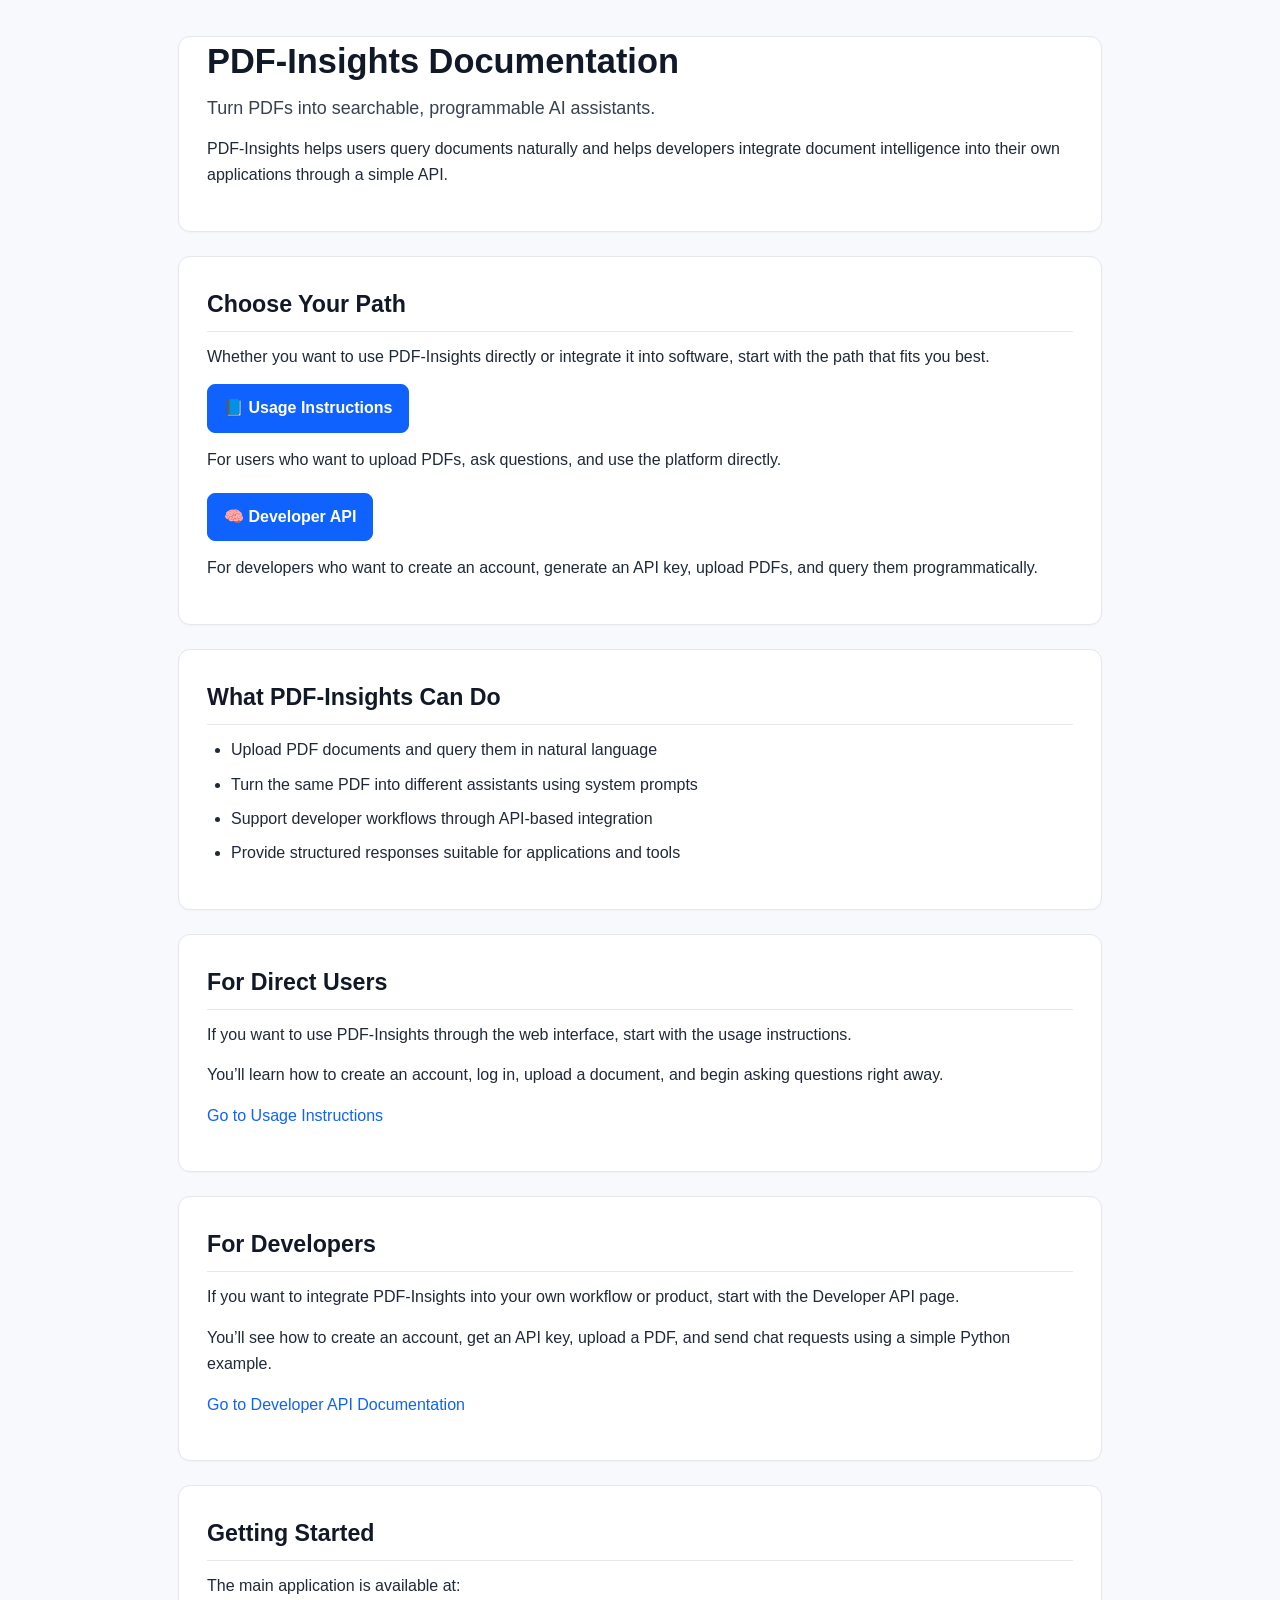
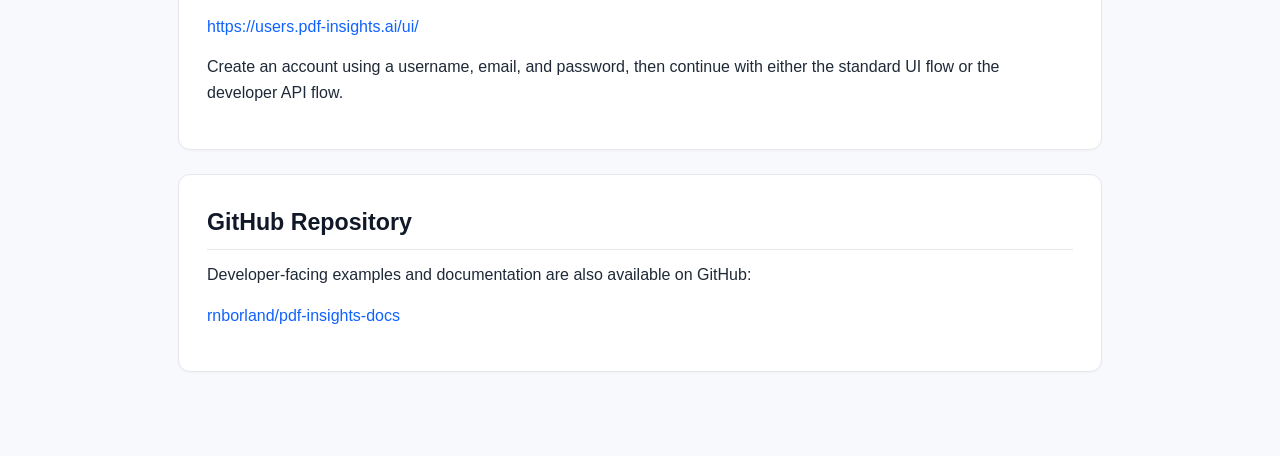
<file: index.html>
<!DOCTYPE html>
<html lang="en">
<head>
  <meta charset="UTF-8" />
  <meta name="viewport" content="width=device-width, initial-scale=1.0" />
  <title>PDF-Insights Documentation</title>
  <link rel="stylesheet" href="style.css" />
</head>
<body>
  <main class="content">
    <section class="hero">
      <h1>PDF-Insights Documentation</h1>
      <p class="subtitle">
        Turn PDFs into searchable, programmable AI assistants.
      </p>
      <p>
        PDF-Insights helps users query documents naturally and helps developers integrate document intelligence into their own applications through a simple API.
      </p>
    </section>

    <section>
      <h2>Choose Your Path</h2>
      <p>
        Whether you want to use PDF-Insights directly or integrate it into software, start with the path that fits you best.
      </p>

      <p>
        <a class="button-link" href="instructions.html">📘 Usage Instructions</a>
      </p>
      <p>
        For users who want to upload PDFs, ask questions, and use the platform directly.
      </p>

      <p style="margin-top: 20px;">
        <a class="button-link" href="developers.html">🧠 Developer API</a>
      </p>
      <p>
        For developers who want to create an account, generate an API key, upload PDFs, and query them programmatically.
      </p>
    </section>

    <section>
      <h2>What PDF-Insights Can Do</h2>
      <ul>
        <li>Upload PDF documents and query them in natural language</li>
        <li>Turn the same PDF into different assistants using system prompts</li>
        <li>Support developer workflows through API-based integration</li>
        <li>Provide structured responses suitable for applications and tools</li>
      </ul>
    </section>

    <section>
      <h2>For Direct Users</h2>
      <p>
        If you want to use PDF-Insights through the web interface, start with the usage instructions.
      </p>
      <p>
        You’ll learn how to create an account, log in, upload a document, and begin asking questions right away.
      </p>
      <p>
        <a href="instructions.html">Go to Usage Instructions</a>
      </p>
    </section>

    <section>
      <h2>For Developers</h2>
      <p>
        If you want to integrate PDF-Insights into your own workflow or product, start with the Developer API page.
      </p>
      <p>
        You’ll see how to create an account, get an API key, upload a PDF, and send chat requests using a simple Python example.
      </p>
      <p>
        <a href="developers.html">Go to Developer API Documentation</a>
      </p>
    </section>

    <section>
      <h2>Getting Started</h2>
      <p>
        The main application is available at:
      </p>
      <p>
        <a href="https://users.pdf-insights.ai/ui/" target="_blank" rel="noopener noreferrer">
          https://users.pdf-insights.ai/ui/
        </a>
      </p>
      <p>
        Create an account using a username, email, and password, then continue with either the standard UI flow or the developer API flow.
      </p>
    </section>

    <section>
      <h2>GitHub Repository</h2>
      <p>
        Developer-facing examples and documentation are also available on GitHub:
      </p>
      <p>
        <a href="https://github.com/rnborland/pdf-insights-docs" target="_blank" rel="noopener noreferrer">
          rnborland/pdf-insights-docs
        </a>
      </p>
    </section>
  </main>
</body>
</html>
</file>
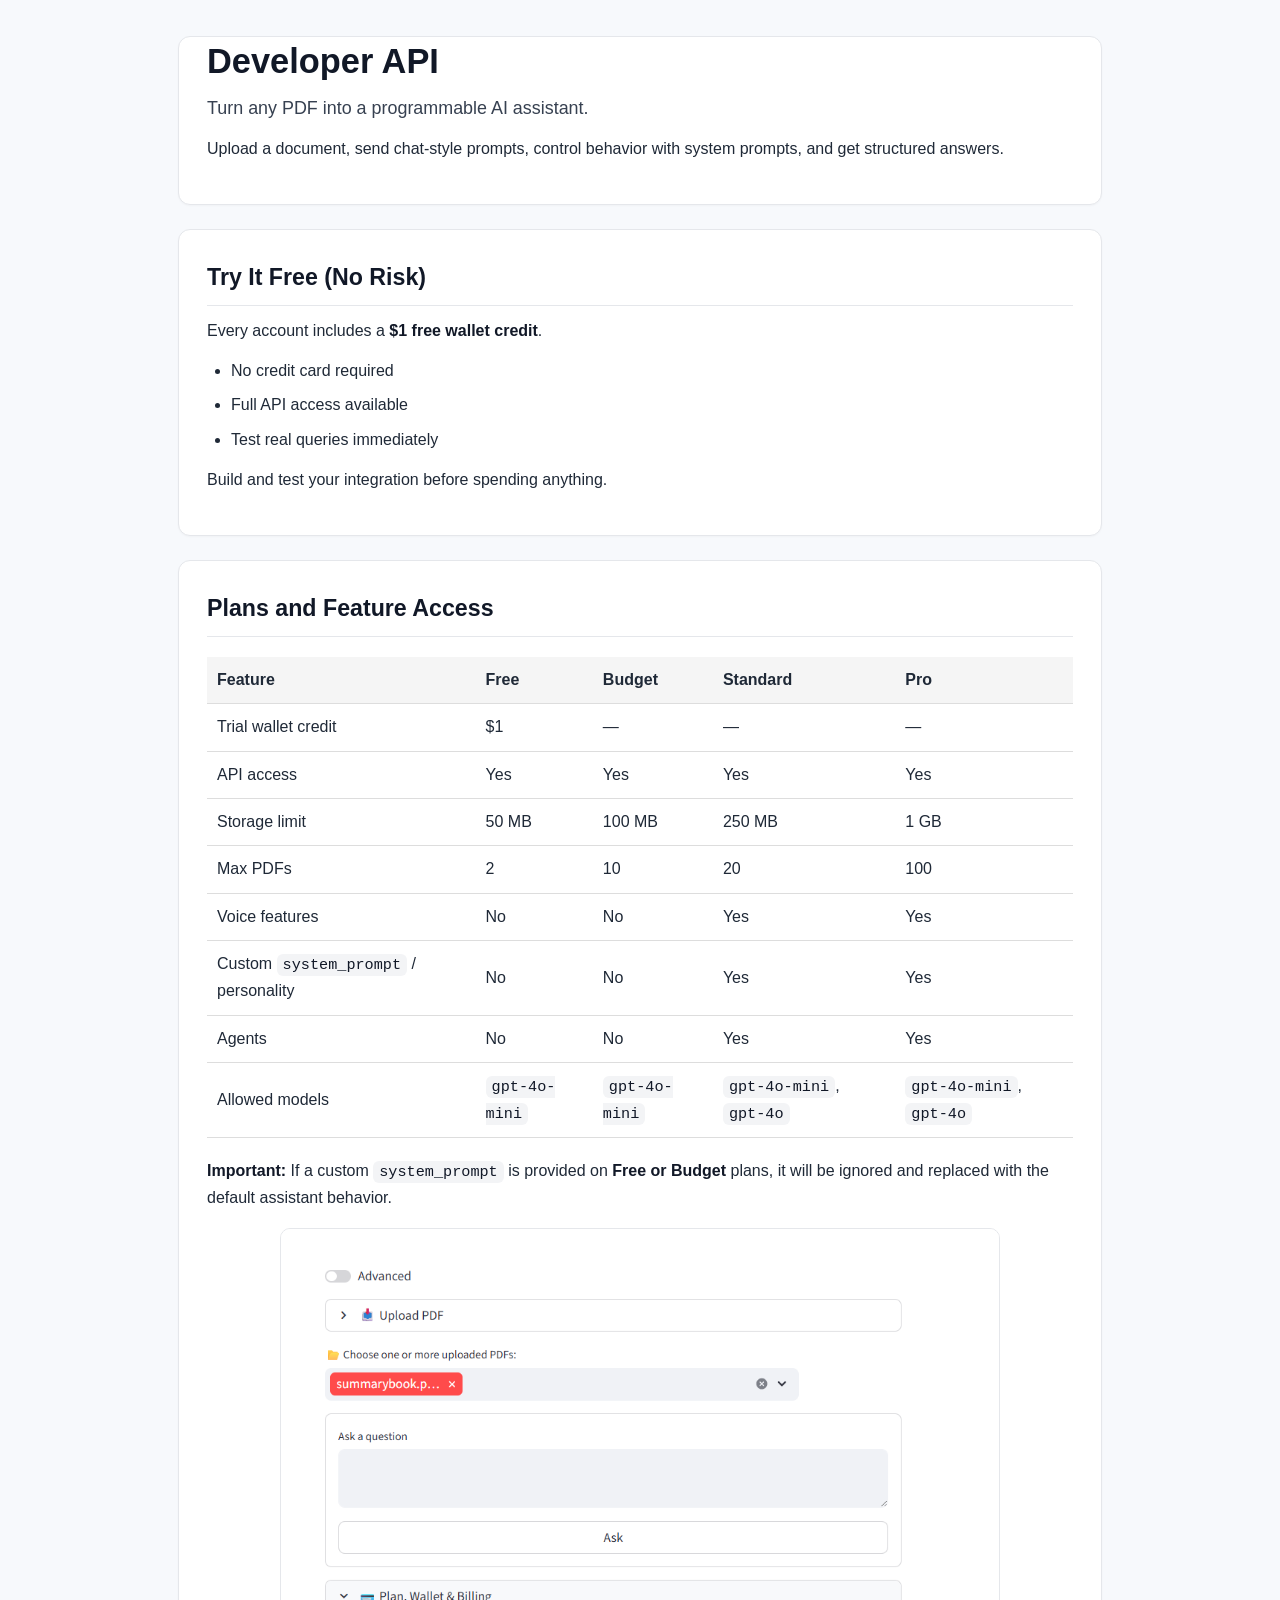
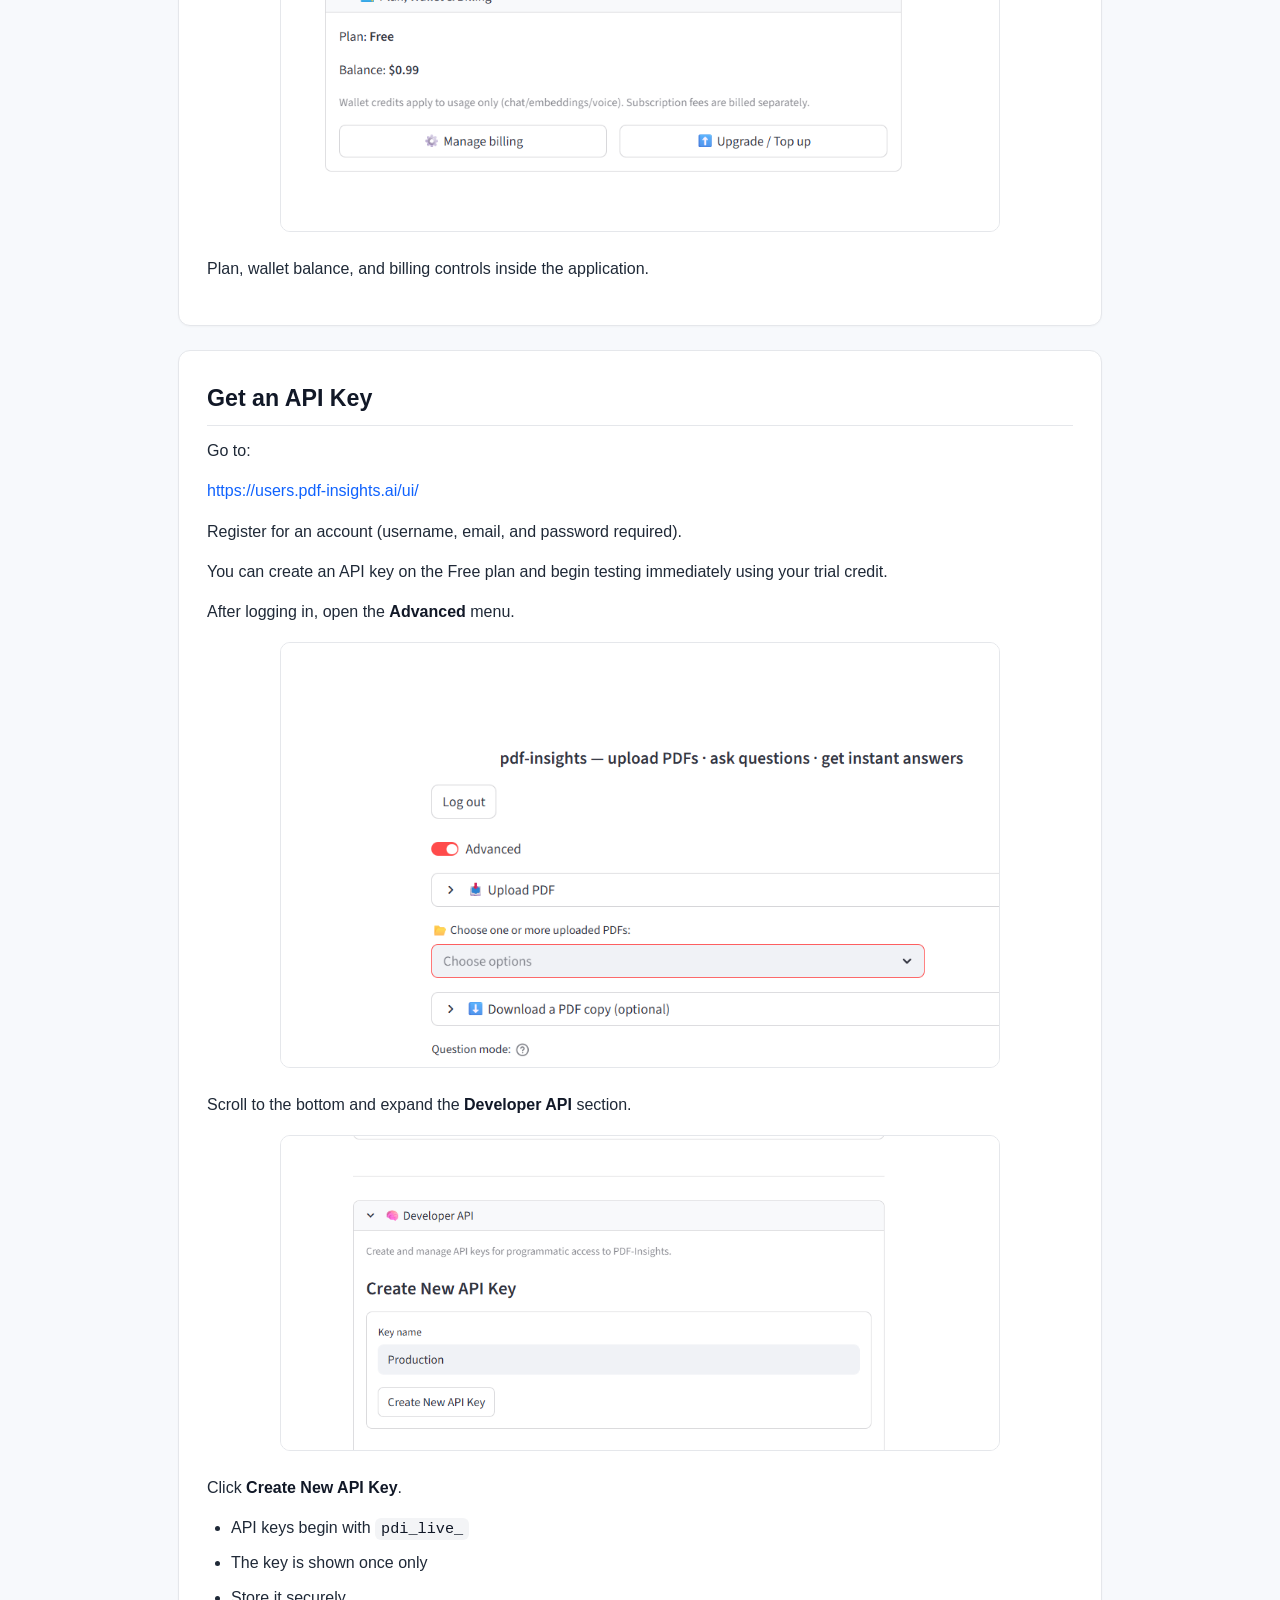
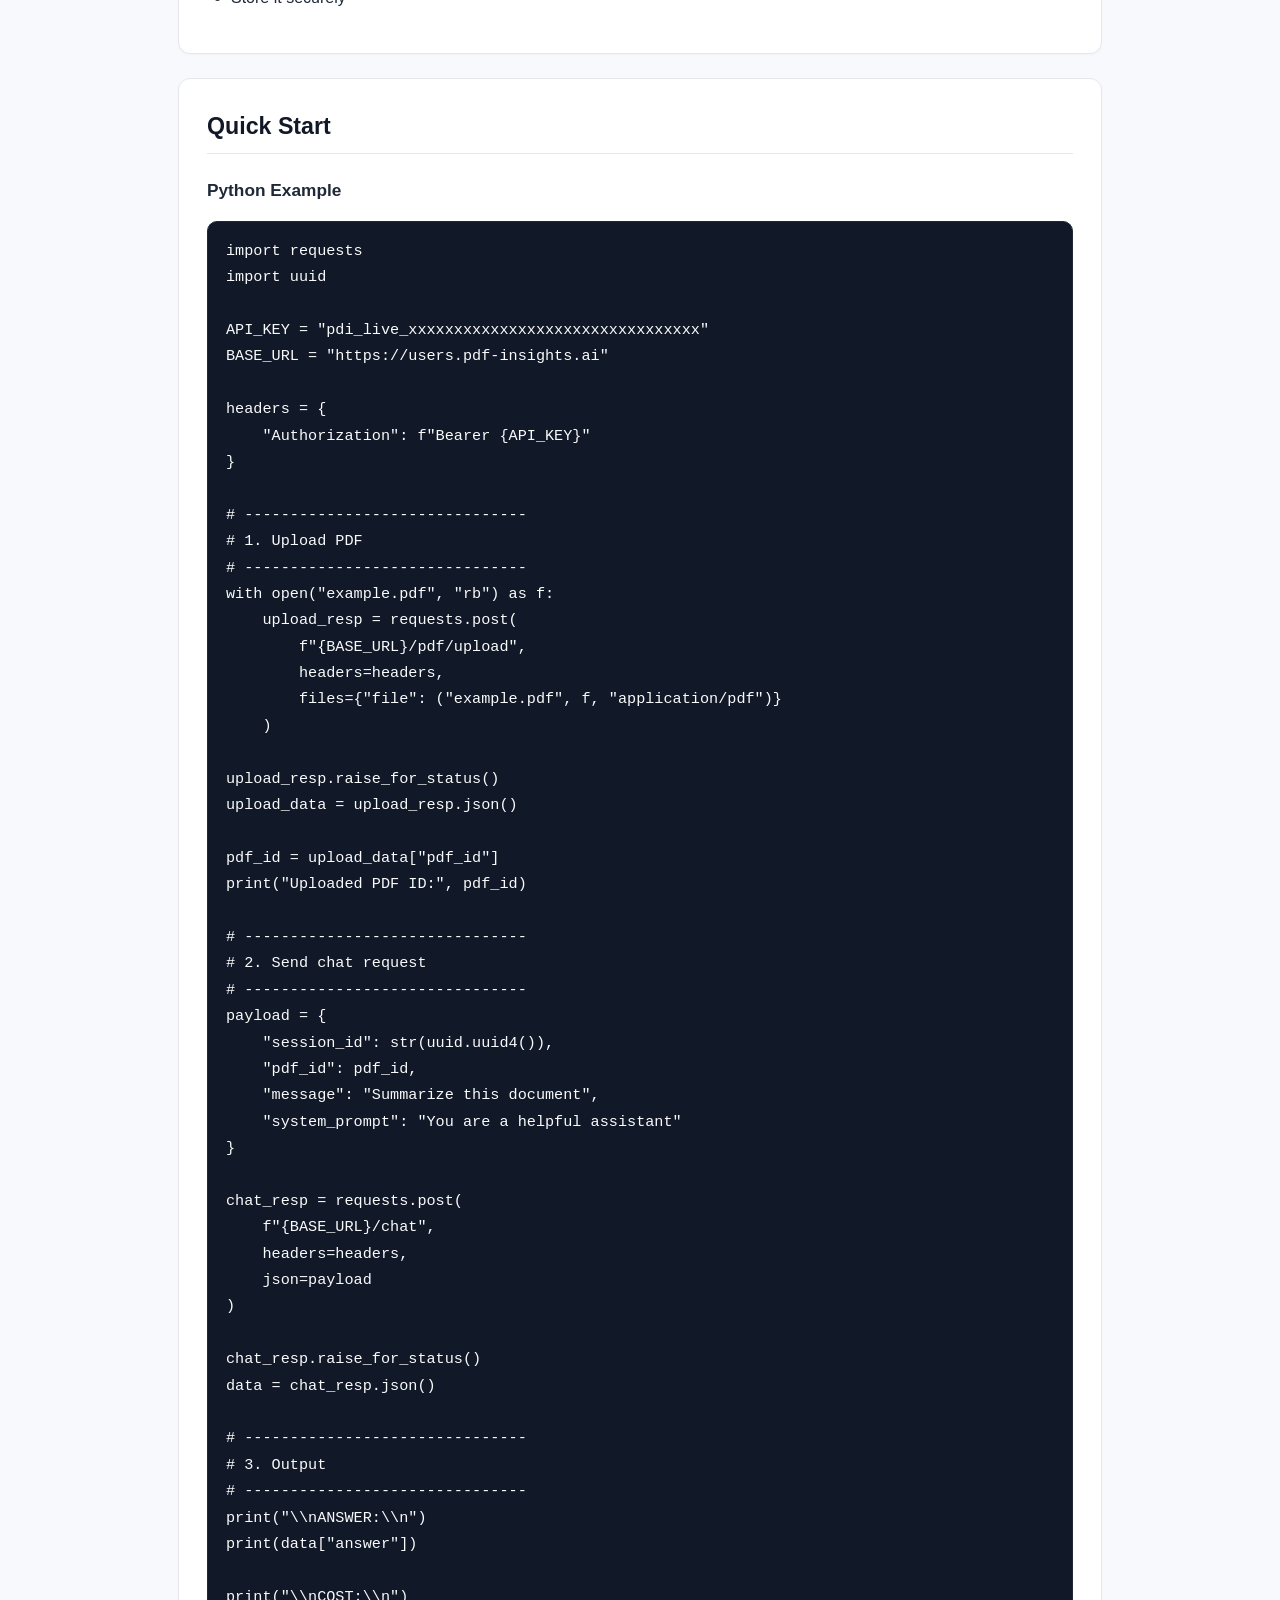
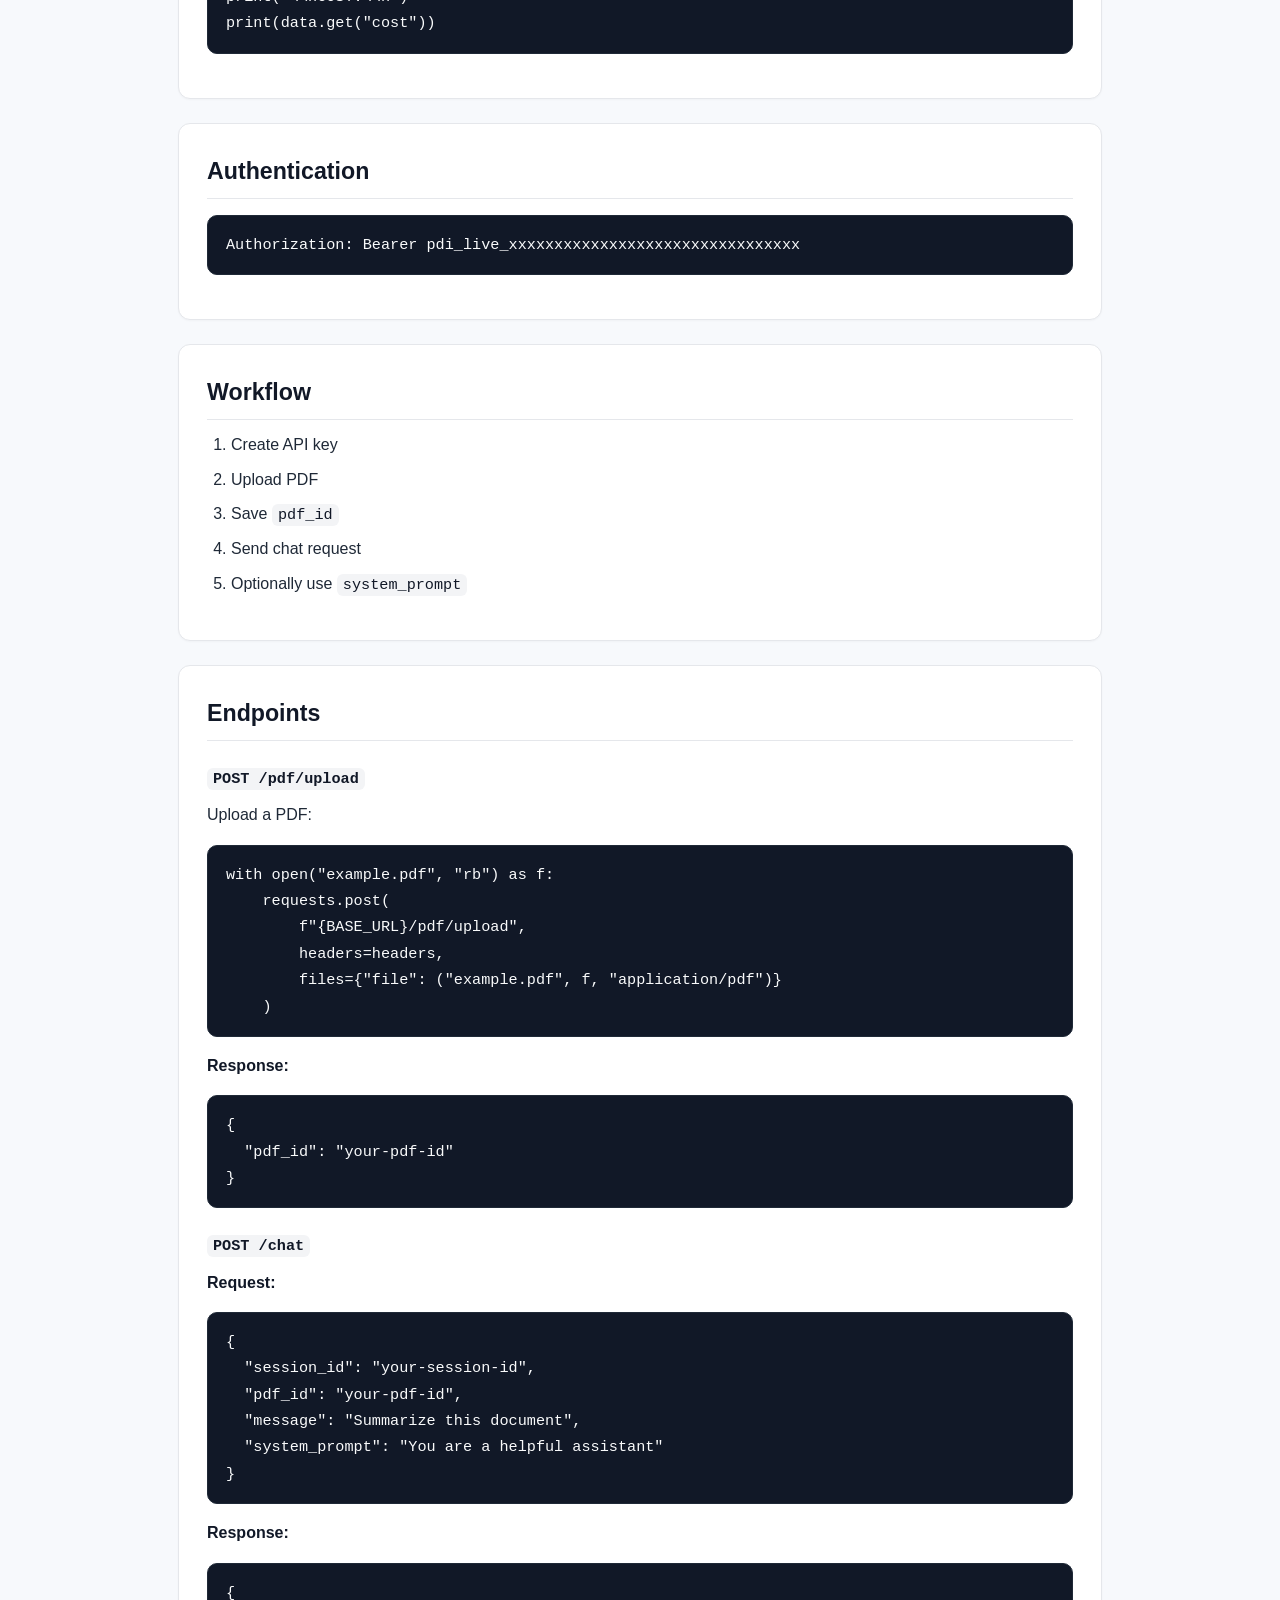
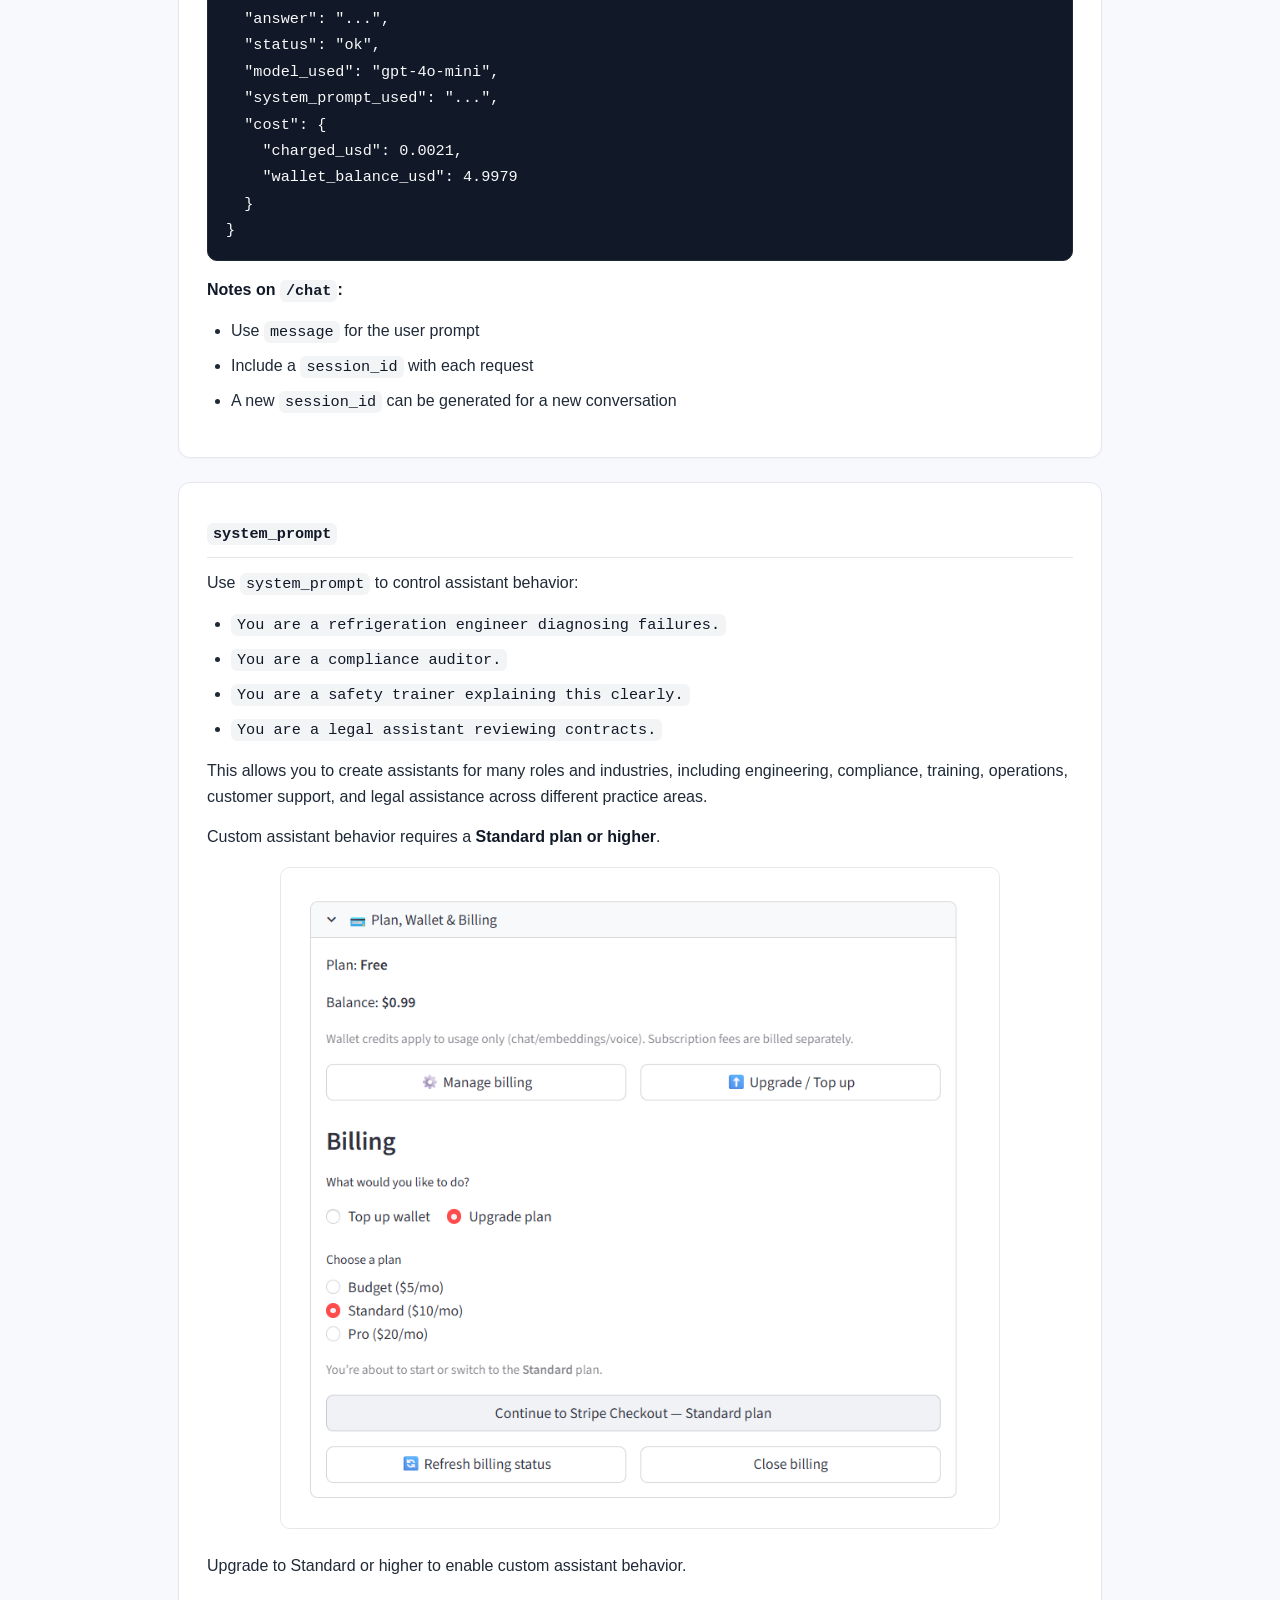
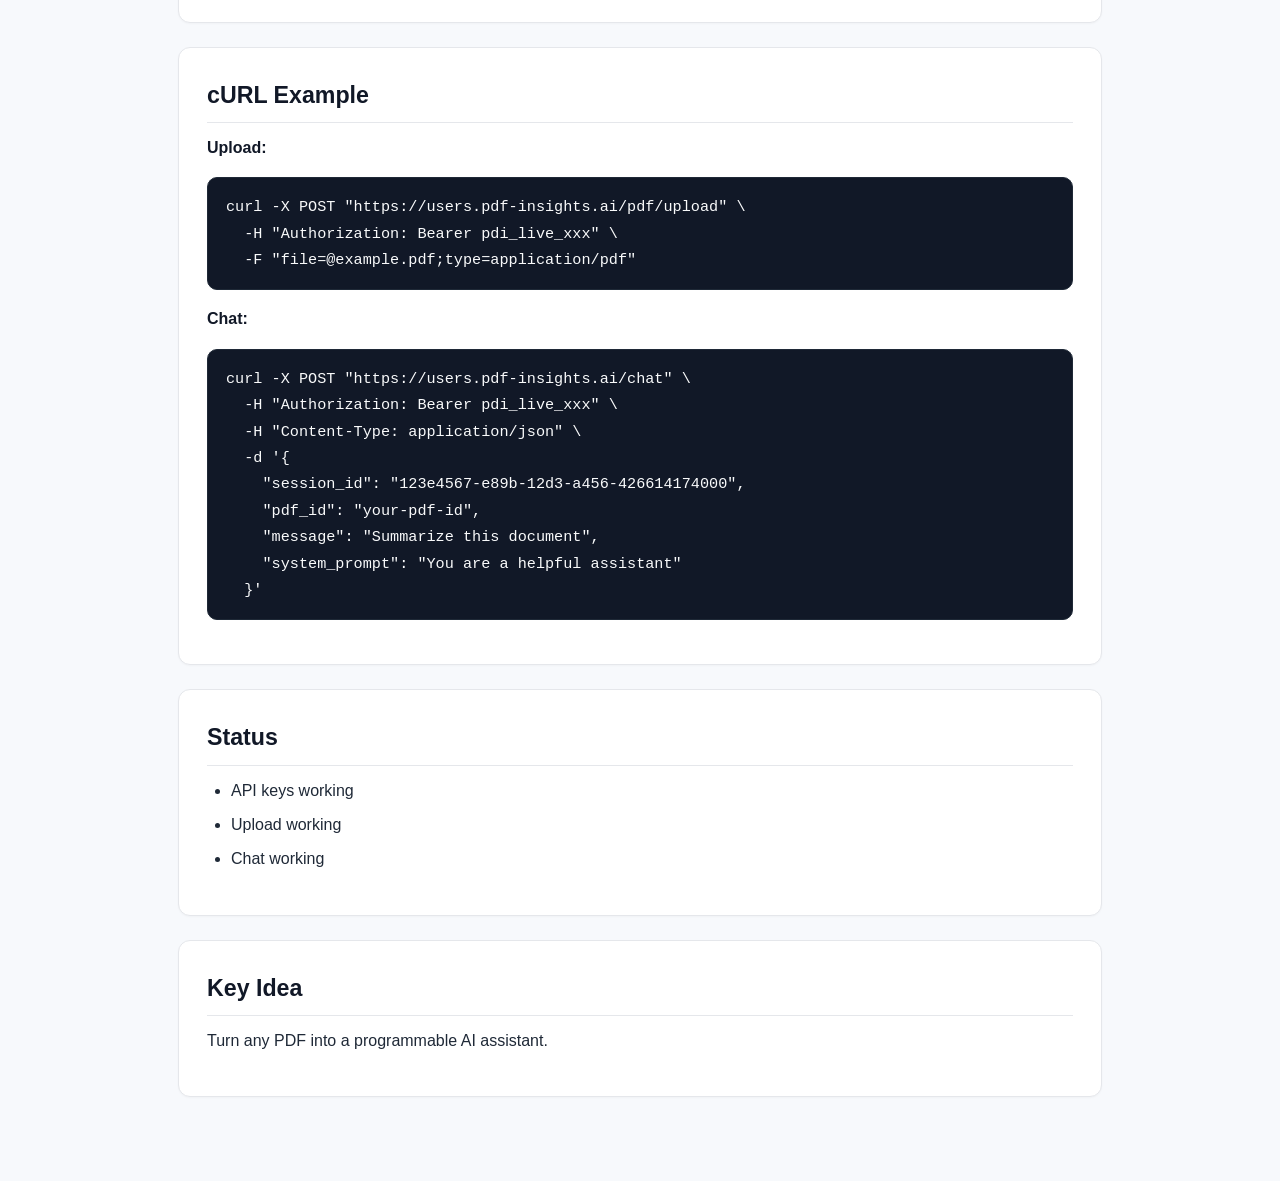
<file: developers.html>
<!DOCTYPE html>
<html lang="en">
<head>
  <meta charset="UTF-8" />
  <meta name="viewport" content="width=device-width, initial-scale=1.0" />
  <title>PDF-Insights Developer API</title>
  <link rel="stylesheet" href="style.css" />
</head>
<body>
  <main class="content">

    <section class="hero">
      <h1>Developer API</h1>
      <p class="subtitle">
        Turn any PDF into a programmable AI assistant.
      </p>
      <p>
        Upload a document, send chat-style prompts, control behavior with system prompts, and get structured answers.
      </p>
    </section>

    <section>
      <h2>Try It Free (No Risk)</h2>
      <p>
        Every account includes a <strong>$1 free wallet credit</strong>.
      </p>
      <ul>
        <li>No credit card required</li>
        <li>Full API access available</li>
        <li>Test real queries immediately</li>
      </ul>
      <p>
        Build and test your integration before spending anything.
      </p>
    </section>

    <section>
      <h2>Plans and Feature Access</h2>

      <table>
        <thead>
          <tr>
            <th>Feature</th>
            <th>Free</th>
            <th>Budget</th>
            <th>Standard</th>
            <th>Pro</th>
          </tr>
        </thead>
        <tbody>
          <tr>
            <td>Trial wallet credit</td>
            <td>$1</td>
            <td>—</td>
            <td>—</td>
            <td>—</td>
          </tr>
          <tr>
            <td>API access</td>
            <td>Yes</td>
            <td>Yes</td>
            <td>Yes</td>
            <td>Yes</td>
          </tr>
          <tr>
            <td>Storage limit</td>
            <td>50 MB</td>
            <td>100 MB</td>
            <td>250 MB</td>
            <td>1 GB</td>
          </tr>
          <tr>
            <td>Max PDFs</td>
            <td>2</td>
            <td>10</td>
            <td>20</td>
            <td>100</td>
          </tr>
          <tr>
            <td>Voice features</td>
            <td>No</td>
            <td>No</td>
            <td>Yes</td>
            <td>Yes</td>
          </tr>
          <tr>
            <td>Custom <code>system_prompt</code> / personality</td>
            <td>No</td>
            <td>No</td>
            <td>Yes</td>
            <td>Yes</td>
          </tr>
          <tr>
            <td>Agents</td>
            <td>No</td>
            <td>No</td>
            <td>Yes</td>
            <td>Yes</td>
          </tr>
          <tr>
            <td>Allowed models</td>
            <td><code>gpt-4o-mini</code></td>
            <td><code>gpt-4o-mini</code></td>
            <td><code>gpt-4o-mini</code>, <code>gpt-4o</code></td>
            <td><code>gpt-4o-mini</code>, <code>gpt-4o</code></td>
          </tr>
        </tbody>
      </table>

      <p>
        <strong>Important:</strong> If a custom <code>system_prompt</code> is provided on <strong>Free or Budget</strong> plans,
        it will be ignored and replaced with the default assistant behavior.
      </p>

      <img src="images/plan_wallet_billing.png" alt="Plan, wallet, and billing interface" class="doc-image" />
      <p class="caption">
        Plan, wallet balance, and billing controls inside the application.
      </p>
    </section>

    <section>
      <h2>Get an API Key</h2>

      <p>Go to:</p>

      <p>
        <a href="https://users.pdf-insights.ai/ui/" target="_blank">
          https://users.pdf-insights.ai/ui/
        </a>
      </p>

      <p>
        Register for an account (username, email, and password required).
      </p>

      <p>
        You can create an API key on the Free plan and begin testing immediately using your trial credit.
      </p>

      <p>
        After logging in, open the <strong>Advanced</strong> menu.
      </p>

      <img src="images/advanced_option.png" alt="Advanced menu location" class="doc-image" />

      <p>
        Scroll to the bottom and expand the <strong>Developer API</strong> section.
      </p>

      <img src="images/API_section.png" alt="Developer API section and API key creation" class="doc-image" />

      <p>
        Click <strong>Create New API Key</strong>.
      </p>

      <ul>
        <li>API keys begin with <code>pdi_live_</code></li>
        <li>The key is shown once only</li>
        <li>Store it securely</li>
      </ul>
    </section>

    <section>
      <h2>Quick Start</h2>

      <h3>Python Example</h3>
      <pre><code>import requests
import uuid

API_KEY = "pdi_live_xxxxxxxxxxxxxxxxxxxxxxxxxxxxxxxx"
BASE_URL = "https://users.pdf-insights.ai"

headers = {
    "Authorization": f"Bearer {API_KEY}"
}

# -------------------------------
# 1. Upload PDF
# -------------------------------
with open("example.pdf", "rb") as f:
    upload_resp = requests.post(
        f"{BASE_URL}/pdf/upload",
        headers=headers,
        files={"file": ("example.pdf", f, "application/pdf")}
    )

upload_resp.raise_for_status()
upload_data = upload_resp.json()

pdf_id = upload_data["pdf_id"]
print("Uploaded PDF ID:", pdf_id)

# -------------------------------
# 2. Send chat request
# -------------------------------
payload = {
    "session_id": str(uuid.uuid4()),
    "pdf_id": pdf_id,
    "message": "Summarize this document",
    "system_prompt": "You are a helpful assistant"
}

chat_resp = requests.post(
    f"{BASE_URL}/chat",
    headers=headers,
    json=payload
)

chat_resp.raise_for_status()
data = chat_resp.json()

# -------------------------------
# 3. Output
# -------------------------------
print("\\nANSWER:\\n")
print(data["answer"])

print("\\nCOST:\\n")
print(data.get("cost"))</code></pre>
    </section>

    <section>
      <h2>Authentication</h2>
      <pre><code>Authorization: Bearer pdi_live_xxxxxxxxxxxxxxxxxxxxxxxxxxxxxxxx</code></pre>
    </section>

    <section>
      <h2>Workflow</h2>
      <ol>
        <li>Create API key</li>
        <li>Upload PDF</li>
        <li>Save <code>pdf_id</code></li>
        <li>Send chat request</li>
        <li>Optionally use <code>system_prompt</code></li>
      </ol>
    </section>

    <section>
      <h2>Endpoints</h2>

      <h3><code>POST /pdf/upload</code></h3>
      <p>Upload a PDF:</p>
      <pre><code>with open("example.pdf", "rb") as f:
    requests.post(
        f"{BASE_URL}/pdf/upload",
        headers=headers,
        files={"file": ("example.pdf", f, "application/pdf")}
    )</code></pre>

      <p><strong>Response:</strong></p>
      <pre><code>{
  "pdf_id": "your-pdf-id"
}</code></pre>

      <h3><code>POST /chat</code></h3>
      <p><strong>Request:</strong></p>
      <pre><code>{
  "session_id": "your-session-id",
  "pdf_id": "your-pdf-id",
  "message": "Summarize this document",
  "system_prompt": "You are a helpful assistant"
}</code></pre>

      <p><strong>Response:</strong></p>
      <pre><code>{
  "answer": "...",
  "status": "ok",
  "model_used": "gpt-4o-mini",
  "system_prompt_used": "...",
  "cost": {
    "charged_usd": 0.0021,
    "wallet_balance_usd": 4.9979
  }
}</code></pre>

      <p><strong>Notes on <code>/chat</code>:</strong></p>
      <ul>
        <li>Use <code>message</code> for the user prompt</li>
        <li>Include a <code>session_id</code> with each request</li>
        <li>A new <code>session_id</code> can be generated for a new conversation</li>
      </ul>
    </section>

    <section>
      <h2><code>system_prompt</code></h2>

      <p>
        Use <code>system_prompt</code> to control assistant behavior:
      </p>

      <ul>
        <li><code>You are a refrigeration engineer diagnosing failures.</code></li>
        <li><code>You are a compliance auditor.</code></li>
        <li><code>You are a safety trainer explaining this clearly.</code></li>
        <li><code>You are a legal assistant reviewing contracts.</code></li>
      </ul>

      <p>
        This allows you to create assistants for many roles and industries, including engineering,
        compliance, training, operations, customer support, and legal assistance across different practice areas.
      </p>

      <p>
        Custom assistant behavior requires a <strong>Standard plan or higher</strong>.
      </p>

      <img src="images/upgrade_standard.png" alt="Upgrade to Standard plan" class="doc-image" />
      <p class="caption">
        Upgrade to Standard or higher to enable custom assistant behavior.
      </p>
    </section>

    <section>
      <h2>cURL Example</h2>

      <p><strong>Upload:</strong></p>
      <pre><code>curl -X POST "https://users.pdf-insights.ai/pdf/upload" \
  -H "Authorization: Bearer pdi_live_xxx" \
  -F "file=@example.pdf;type=application/pdf"</code></pre>

      <p><strong>Chat:</strong></p>
      <pre><code>curl -X POST "https://users.pdf-insights.ai/chat" \
  -H "Authorization: Bearer pdi_live_xxx" \
  -H "Content-Type: application/json" \
  -d '{
    "session_id": "123e4567-e89b-12d3-a456-426614174000",
    "pdf_id": "your-pdf-id",
    "message": "Summarize this document",
    "system_prompt": "You are a helpful assistant"
  }'</code></pre>
    </section>

    <section>
      <h2>Status</h2>
      <ul>
        <li>API keys working</li>
        <li>Upload working</li>
        <li>Chat working</li>
      </ul>
    </section>

    <section>
      <h2>Key Idea</h2>
      <p>
        Turn any PDF into a programmable AI assistant.
      </p>
    </section>

  </main>
</body>
</html>
</file>
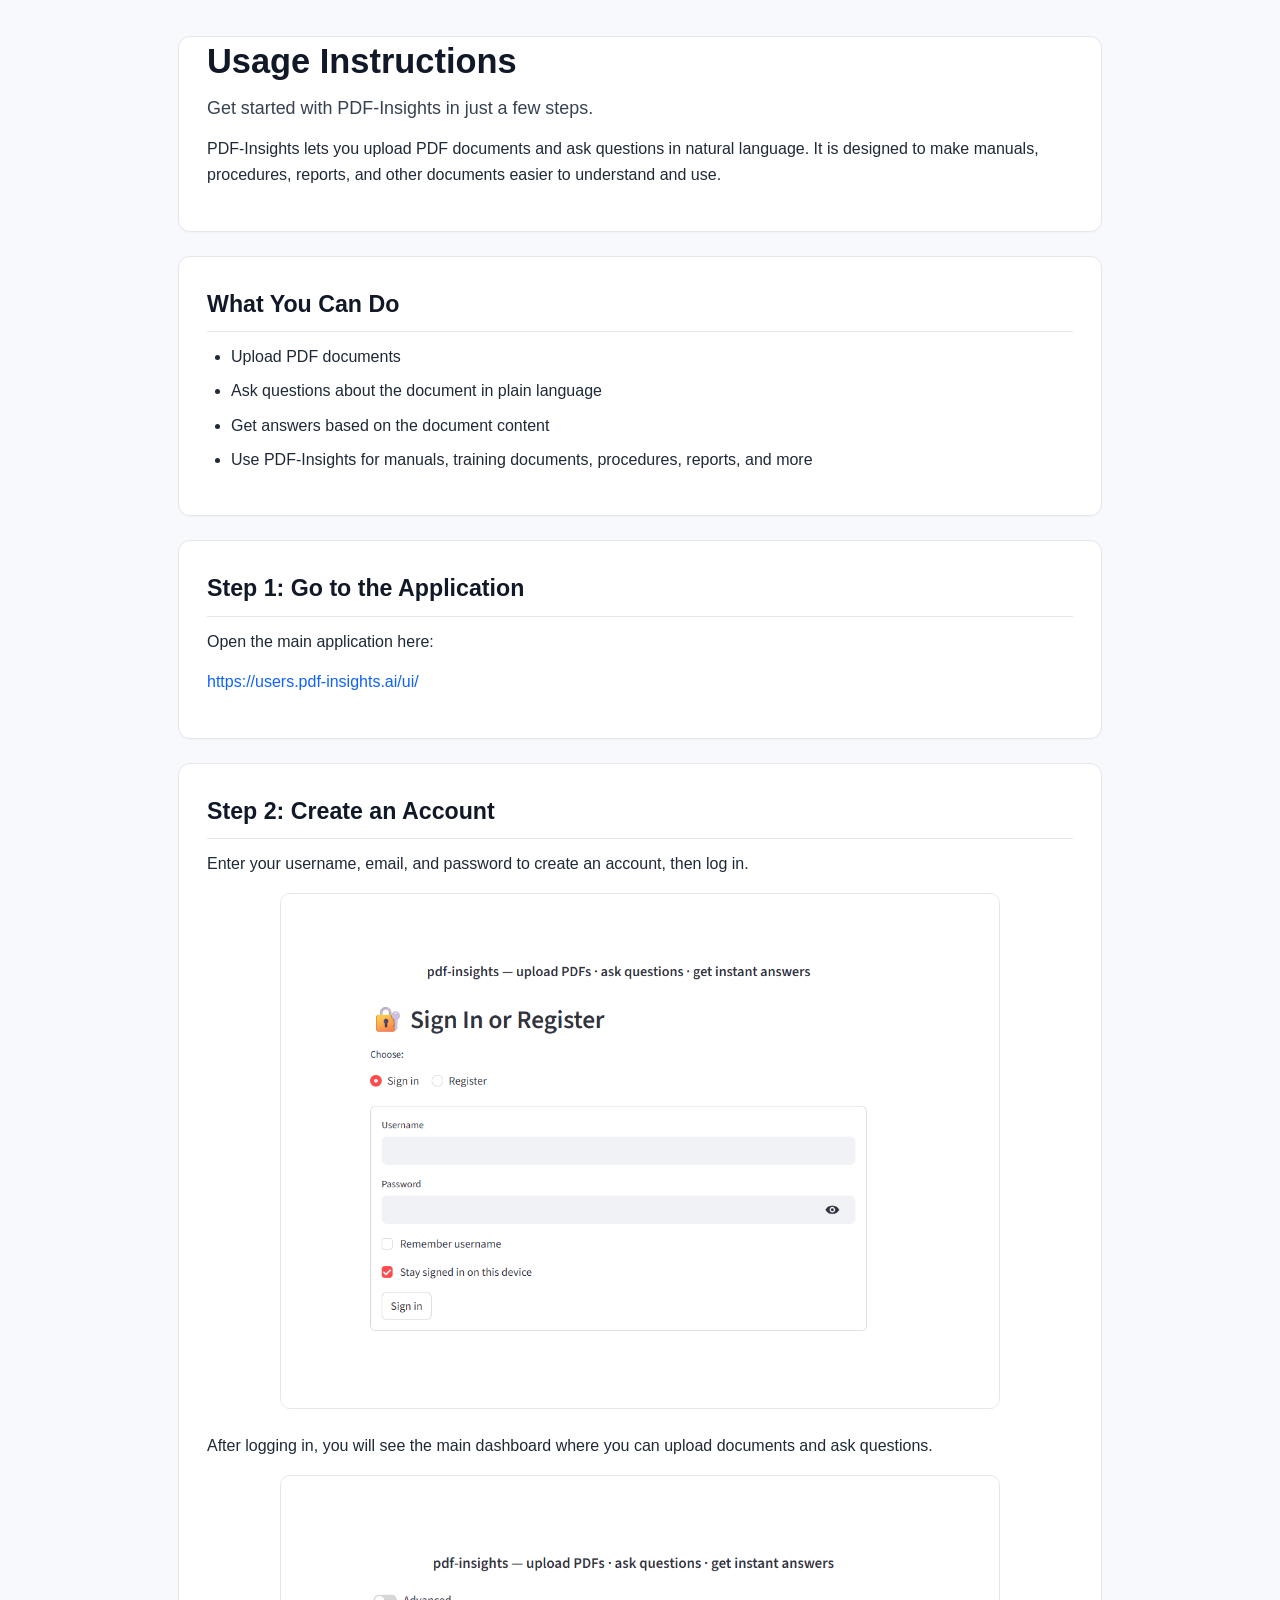
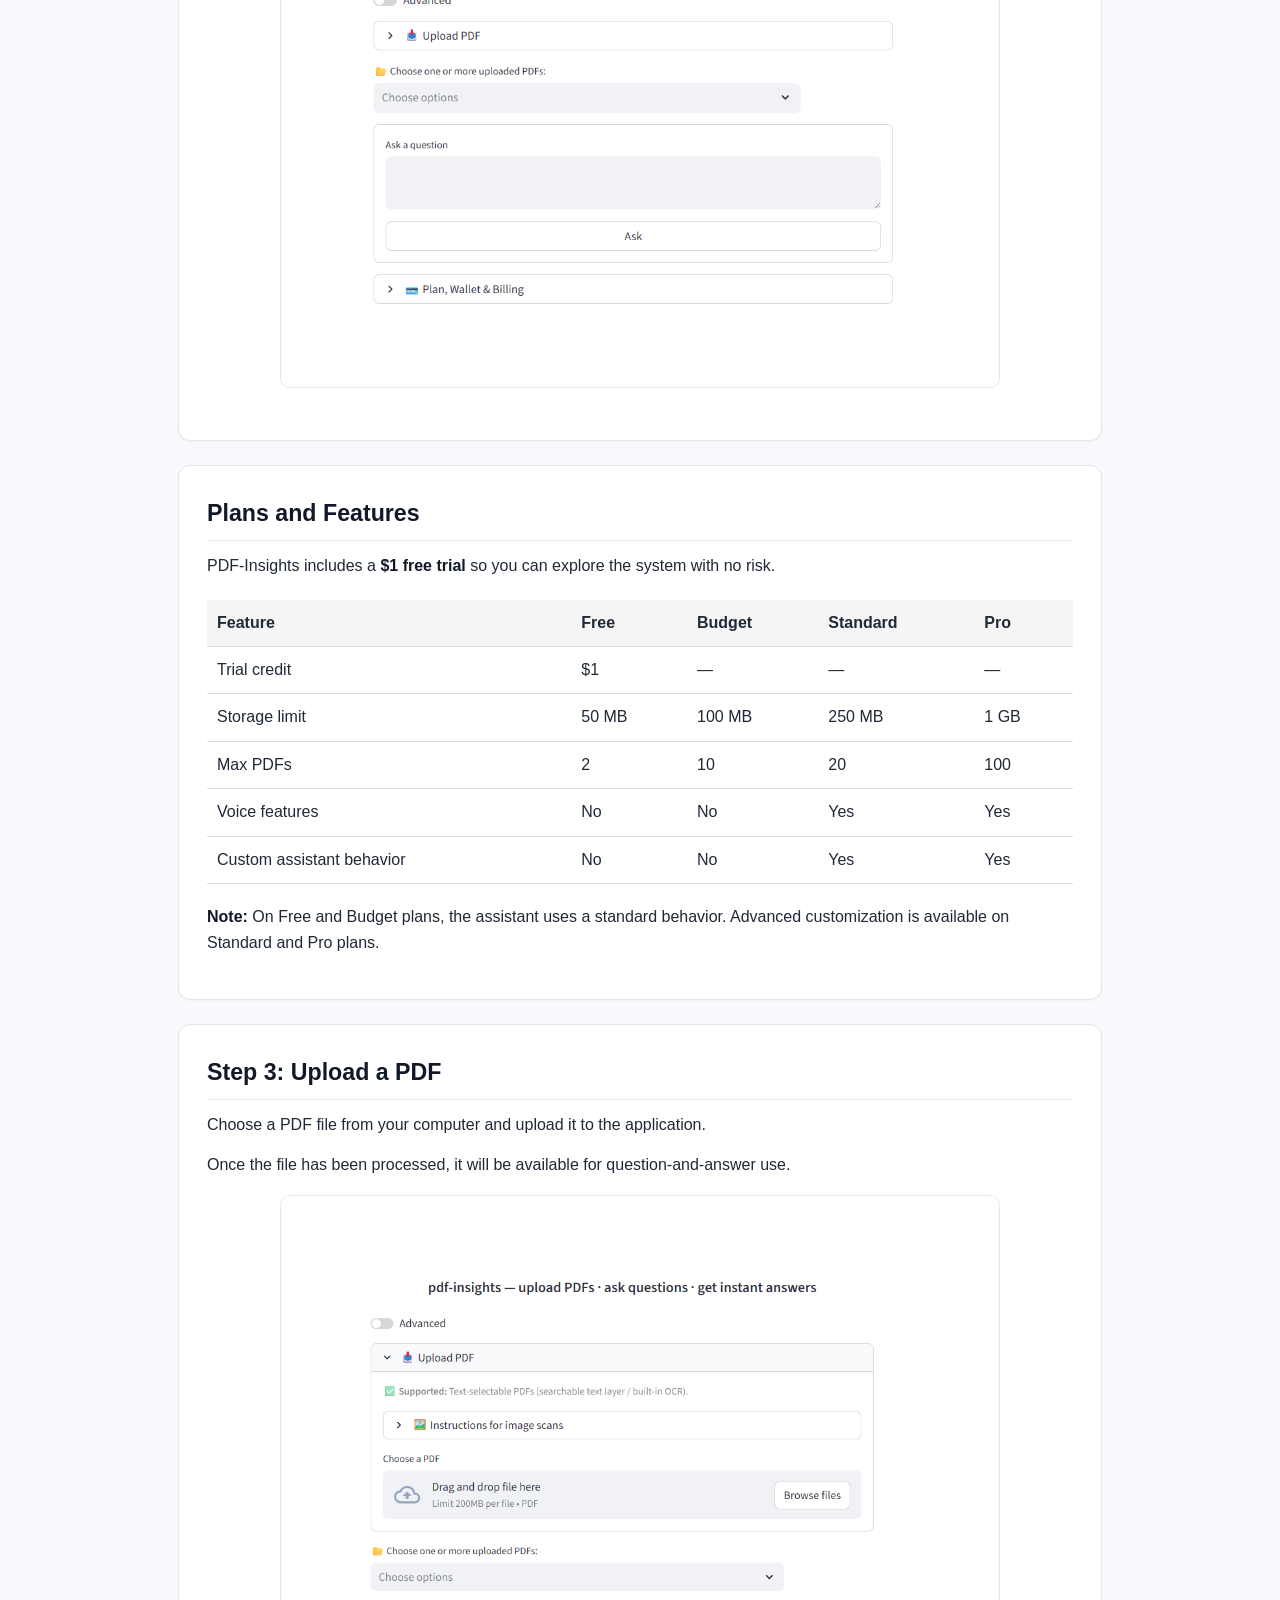
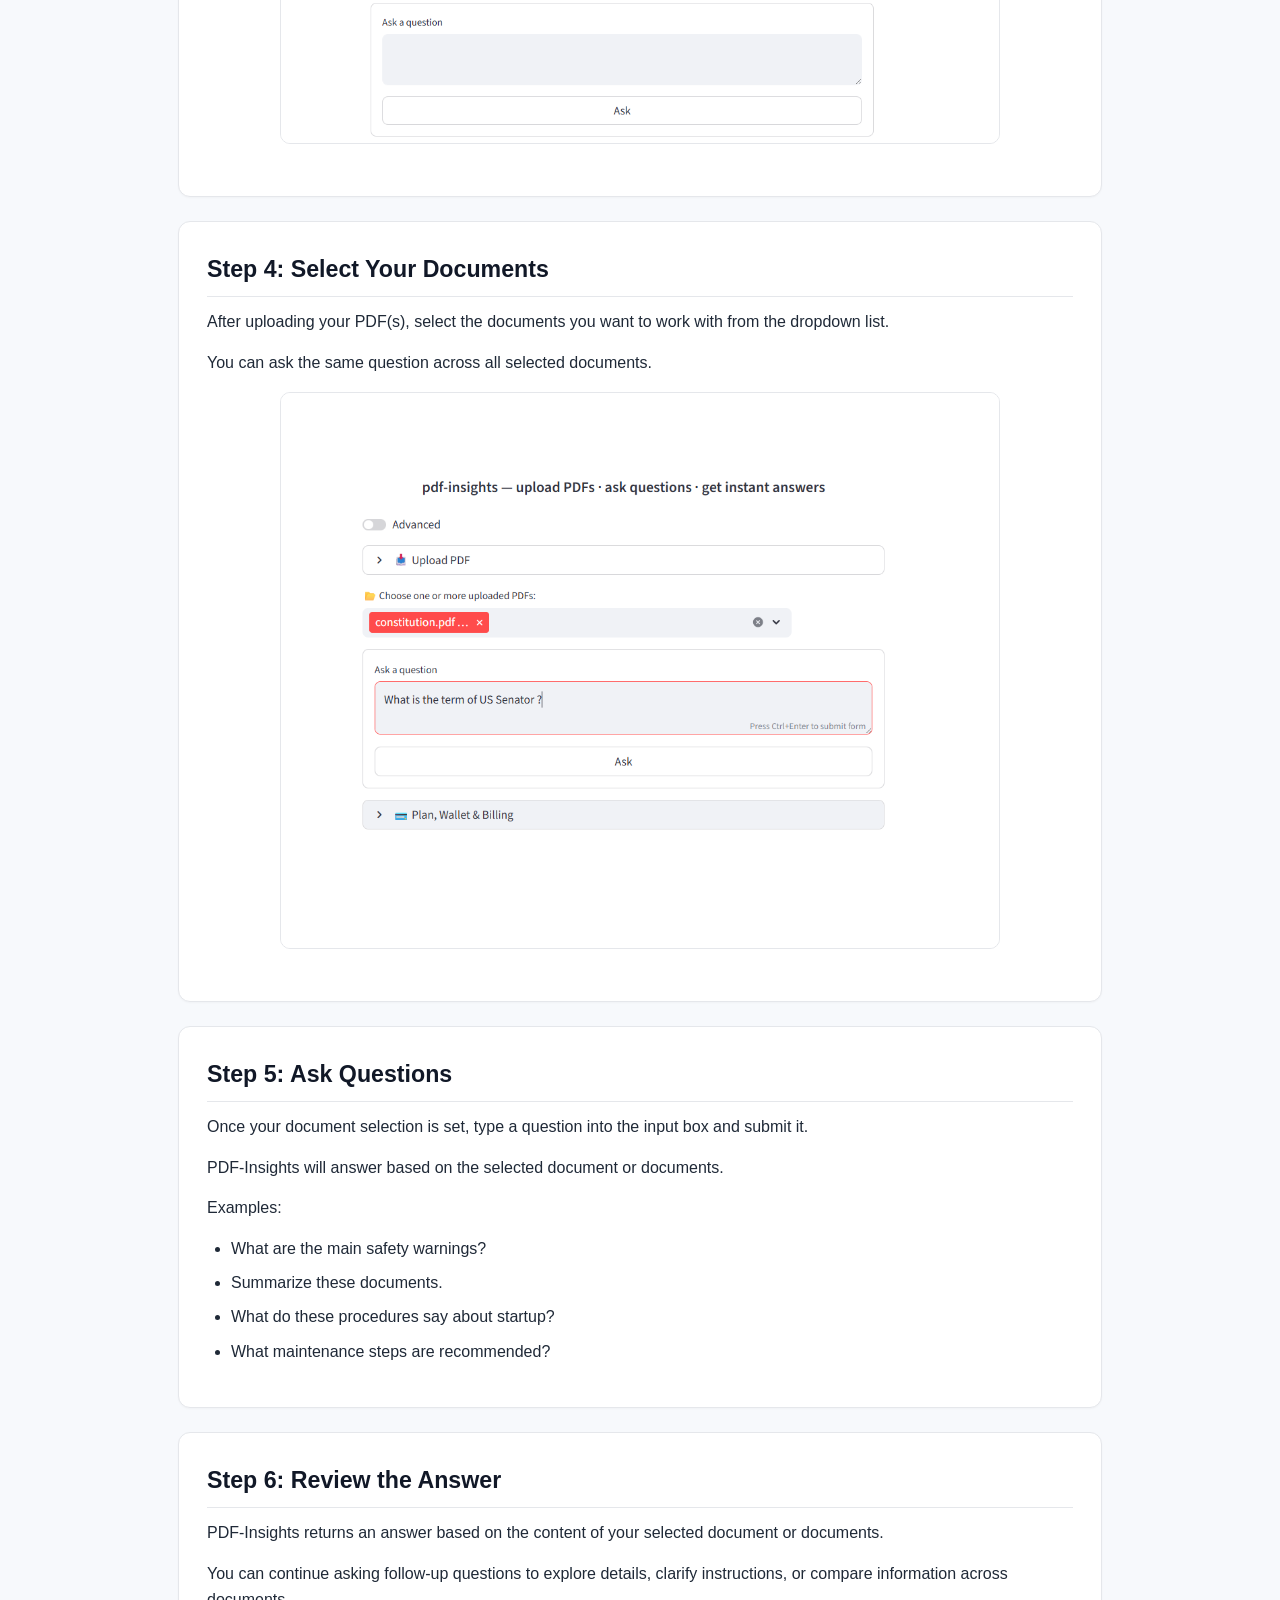
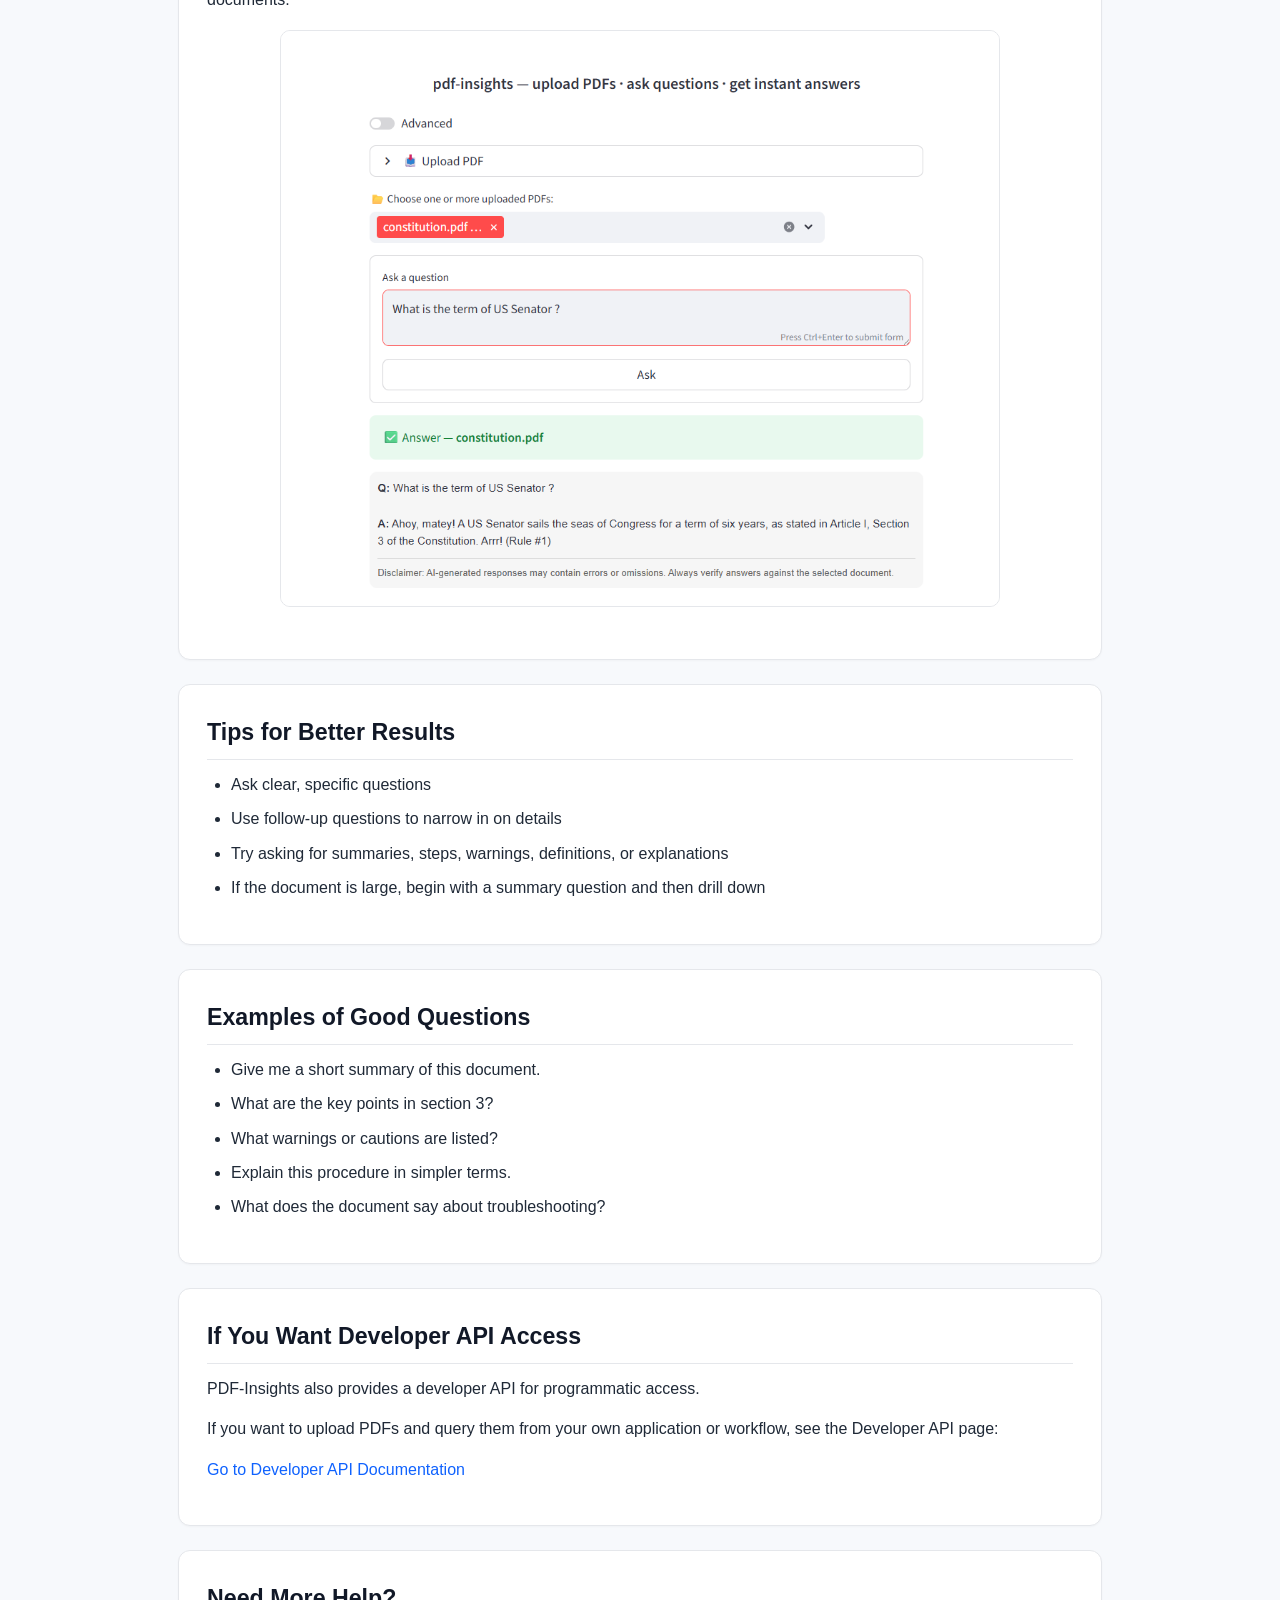
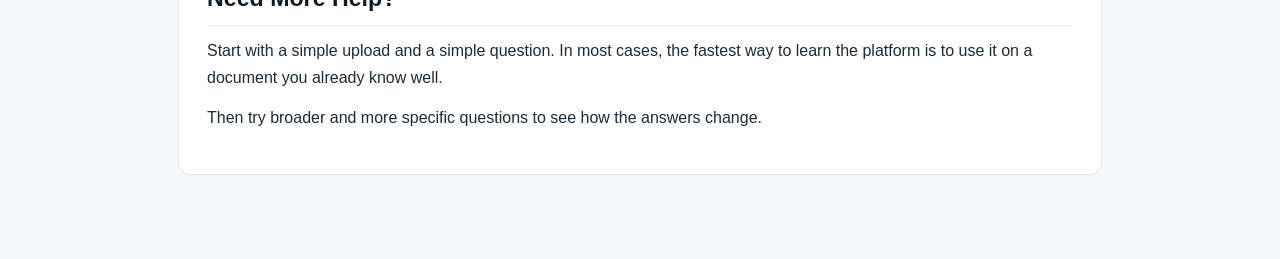
<file: instructions.html>
<!DOCTYPE html>
<html lang="en">
<head>
  <meta charset="UTF-8" />
  <meta name="viewport" content="width=device-width, initial-scale=1.0" />
  <title>PDF-Insights Usage Instructions</title>
  <link rel="stylesheet" href="style.css" />
</head>
<body>
  <main class="content">
    <section class="hero">
      <h1>Usage Instructions</h1>
      <p class="subtitle">
        Get started with PDF-Insights in just a few steps.
      </p>
      <p>
        PDF-Insights lets you upload PDF documents and ask questions in natural language. It is designed to make manuals, procedures, reports, and other documents easier to understand and use.
      </p>
    </section>

    <section>
      <h2>What You Can Do</h2>
      <ul>
        <li>Upload PDF documents</li>
        <li>Ask questions about the document in plain language</li>
        <li>Get answers based on the document content</li>
        <li>Use PDF-Insights for manuals, training documents, procedures, reports, and more</li>
      </ul>
    </section>

    <section>
      <h2>Step 1: Go to the Application</h2>
      <p>
        Open the main application here:
      </p>
      <p>
        <a href="https://users.pdf-insights.ai/ui/" target="_blank" rel="noopener noreferrer">
          https://users.pdf-insights.ai/ui/
        </a>
      </p>
    </section>

    <section>
      <h2>Step 2: Create an Account</h2>
      <p>
        Enter your username, email, and password to create an account, then log in.
      </p>

      <img src="images/login.png" alt="Login and registration screen" class="doc-image" />

      <p>
        After logging in, you will see the main dashboard where you can upload documents and ask questions.
      </p>

      <img src="images/dashboard.png" alt="Main application dashboard" class="doc-image" />
    </section>

    <section>
      <h2>Plans and Features</h2>

      <p>
        PDF-Insights includes a <strong>$1 free trial</strong> so you can explore the system with no risk.
      </p>

      <table>
        <thead>
          <tr>
            <th>Feature</th>
            <th>Free</th>
            <th>Budget</th>
            <th>Standard</th>
            <th>Pro</th>
          </tr>
        </thead>
        <tbody>
          <tr>
            <td>Trial credit</td>
            <td>$1</td>
            <td>—</td>
            <td>—</td>
            <td>—</td>
          </tr>
          <tr>
            <td>Storage limit</td>
            <td>50 MB</td>
            <td>100 MB</td>
            <td>250 MB</td>
            <td>1 GB</td>
          </tr>
          <tr>
            <td>Max PDFs</td>
            <td>2</td>
            <td>10</td>
            <td>20</td>
            <td>100</td>
          </tr>
          <tr>
            <td>Voice features</td>
            <td>No</td>
            <td>No</td>
            <td>Yes</td>
            <td>Yes</td>
          </tr>
          <tr>
            <td>Custom assistant behavior</td>
            <td>No</td>
            <td>No</td>
            <td>Yes</td>
            <td>Yes</td>
          </tr>
        </tbody>
      </table>

      <p>
        <strong>Note:</strong> On Free and Budget plans, the assistant uses a standard behavior.
        Advanced customization is available on Standard and Pro plans.
      </p>
    </section>

    <section>
      <h2>Step 3: Upload a PDF</h2>
      <p>
        Choose a PDF file from your computer and upload it to the application.
      </p>
      <p>
        Once the file has been processed, it will be available for question-and-answer use.
      </p>

      <img src="images/upload.png" alt="Upload PDF screen" class="doc-image" />
    </section>

    <section>
      <h2>Step 4: Select Your Documents</h2>

      <p>
        After uploading your PDF(s), select the documents you want to work with from the dropdown list.
      </p>

      <p>
        You can ask the same question across all selected documents.
      </p>

      <img src="images/question.png" alt="Document selection dropdown and question area" class="doc-image" />
    </section>

    <section>
      <h2>Step 5: Ask Questions</h2>

      <p>
        Once your document selection is set, type a question into the input box and submit it.
      </p>

      <p>
        PDF-Insights will answer based on the selected document or documents.
      </p>

      <p>
        Examples:
      </p>

      <ul>
        <li>What are the main safety warnings?</li>
        <li>Summarize these documents.</li>
        <li>What do these procedures say about startup?</li>
        <li>What maintenance steps are recommended?</li>
      </ul>
    </section>

    <section>
      <h2>Step 6: Review the Answer</h2>

      <p>
        PDF-Insights returns an answer based on the content of your selected document or documents.
      </p>

      <p>
        You can continue asking follow-up questions to explore details, clarify instructions, or compare information across documents.
      </p>

      <img src="images/answer.png" alt="Example answer response" class="doc-image" />
    </section>

    <section>
      <h2>Tips for Better Results</h2>
      <ul>
        <li>Ask clear, specific questions</li>
        <li>Use follow-up questions to narrow in on details</li>
        <li>Try asking for summaries, steps, warnings, definitions, or explanations</li>
        <li>If the document is large, begin with a summary question and then drill down</li>
      </ul>
    </section>

    <section>
      <h2>Examples of Good Questions</h2>
      <ul>
        <li>Give me a short summary of this document.</li>
        <li>What are the key points in section 3?</li>
        <li>What warnings or cautions are listed?</li>
        <li>Explain this procedure in simpler terms.</li>
        <li>What does the document say about troubleshooting?</li>
      </ul>
    </section>

    <section>
      <h2>If You Want Developer API Access</h2>
      <p>
        PDF-Insights also provides a developer API for programmatic access.
      </p>
      <p>
        If you want to upload PDFs and query them from your own application or workflow, see the Developer API page:
      </p>
      <p>
        <a href="developers.html">Go to Developer API Documentation</a>
      </p>
    </section>

    <section>
      <h2>Need More Help?</h2>
      <p>
        Start with a simple upload and a simple question. In most cases, the fastest way to learn the platform is to use it on a document you already know well.
      </p>
      <p>
        Then try broader and more specific questions to see how the answers change.
      </p>
    </section>
  </main>
</body>
</html>
</file>
<file: style.css>
/* =========================================================
   PDF-Insights Docs Site Styles
   ========================================================= */

* {
    box-sizing: border-box;
}

html {
    font-size: 16px;
    scroll-behavior: smooth;
}

body {
    margin: 0;
    padding: 0;
    font-family: Arial, Helvetica, sans-serif;
    line-height: 1.65;
    color: #1f2937;
    background-color: #f7f9fc;
}

/* =========================================================
   Layout
   ========================================================= */

.container,
.content,
main {
    max-width: 980px;
    margin: 0 auto;
    padding: 36px 28px 60px 28px;
}

section {
    background: #ffffff;
    margin-bottom: 24px;
    padding: 28px 28px;
    border: 1px solid #e5e7eb;
    border-radius: 12px;
    box-shadow: 0 1px 2px rgba(0, 0, 0, 0.03);
}

/* =========================================================
   Hero / header areas
   ========================================================= */

.hero {
    text-align: left;
    padding-top: 4px;
}

.hero h1,
h1 {
    margin-top: 0;
    margin-bottom: 12px;
    font-size: 2.15rem;
    line-height: 1.2;
    color: #111827;
}

.subtitle {
    font-size: 1.12rem;
    color: #374151;
    margin-top: 0;
    margin-bottom: 12px;
}

.hero-actions {
    display: flex;
    gap: 12px;
    flex-wrap: wrap;
    margin-top: 18px;
}

/* =========================================================
   Headings
   ========================================================= */

h2 {
    margin-top: 0;
    margin-bottom: 12px;
    font-size: 1.45rem;
    color: #111827;
    border-bottom: 1px solid #e5e7eb;
    padding-bottom: 8px;
}

h3 {
    margin-top: 22px;
    margin-bottom: 10px;
    font-size: 1.08rem;
    color: #1f2937;
}

p {
    margin-top: 0;
    margin-bottom: 14px;
}

ul,
ol {
    margin-top: 0;
    margin-bottom: 14px;
    padding-left: 24px;
}

li {
    margin-bottom: 8px;
}

/* =========================================================
   Links
   ========================================================= */

a {
    color: #0f62fe;
    text-decoration: none;
}

a:hover {
    text-decoration: underline;
}

/* =========================================================
   Inline code and code blocks
   ========================================================= */

code {
    font-family: Consolas, "Courier New", monospace;
    font-size: 0.95rem;
    background: #f3f4f6;
    color: #111827;
    padding: 2px 6px;
    border-radius: 6px;
}

pre {
    margin: 16px 0;
    padding: 16px 18px;
    overflow-x: auto;
    background: #111827;
    color: #f9fafb;
    border-radius: 10px;
    border: 1px solid #1f2937;
}

pre code {
    background: transparent;
    color: inherit;
    padding: 0;
    border-radius: 0;
    font-size: 0.95rem;
    line-height: 1.5;
    white-space: pre;
}

/* =========================================================
   Utility elements
   ========================================================= */

hr {
    border: none;
    border-top: 1px solid #e5e7eb;
    margin: 24px 0;
}

strong {
    color: #111827;
}

blockquote {
    margin: 16px 0;
    padding: 12px 16px;
    border-left: 4px solid #0f62fe;
    background: #f8fbff;
    color: #374151;
}

/* =========================================================
   Optional top nav if used
   ========================================================= */

.navbar {
    background: #111827;
    color: #ffffff;
    padding: 14px 20px;
}

.navbar .nav-inner {
    max-width: 980px;
    margin: 0 auto;
    display: flex;
    gap: 18px;
    align-items: center;
    flex-wrap: wrap;
}

.navbar a {
    color: #ffffff;
    font-weight: 600;
}

.navbar a:hover {
    text-decoration: underline;
}

/* =========================================================
   Button-style links
   ========================================================= */

.button-link {
    display: inline-block;
    padding: 10px 16px;
    border-radius: 8px;
    background: #0f62fe;
    color: #ffffff;
    font-weight: 600;
    text-decoration: none;
    border: 1px solid #0f62fe;
}

.button-link:hover {
    background: #0b53d0;
    border-color: #0b53d0;
    text-decoration: none;
}

.button-link.secondary {
    background: #ffffff;
    color: #0f62fe;
    border: 1px solid #c7d2fe;
}

.button-link.secondary:hover {
    background: #eff6ff;
    border-color: #93c5fd;
    text-decoration: none;
}

/* =========================================================
   Footer
   ========================================================= */

.footer {
    max-width: 980px;
    margin: 0 auto;
    padding: 0 28px 36px 28px;
    color: #6b7280;
    font-size: 0.95rem;
}

/* =========================================================
   Documentation images
   ========================================================= */

.doc-image {
    width: 100%;
    max-width: 720px;
    margin: 16px auto 24px auto;
    display: block;
    border-radius: 10px;
    border: 1px solid #e5e7eb;
}

/* =========================================================
   Responsive
   ========================================================= */

@media (max-width: 768px) {
    body {
        font-size: 15px;
    }

    .container,
    .content,
    main {
        padding: 20px 16px 40px 16px;
    }

    section {
        padding: 20px 18px;
        border-radius: 10px;
    }

    .hero h1,
    h1 {
        font-size: 1.8rem;
    }

    h2 {
        font-size: 1.25rem;
    }

    pre {
        padding: 14px;
    }

    .hero-actions {
        flex-direction: column;
        align-items: flex-start;
    }
}
table {
  width: 100%;
  border-collapse: collapse;
  margin: 20px 0;
}

th, td {
  text-align: left;   /* 👈 fixes mismatch */
  padding: 10px;
  border-bottom: 1px solid #ddd;
}

th {
  background-color: #f5f5f5;
  font-weight: 600;
}
</file>
